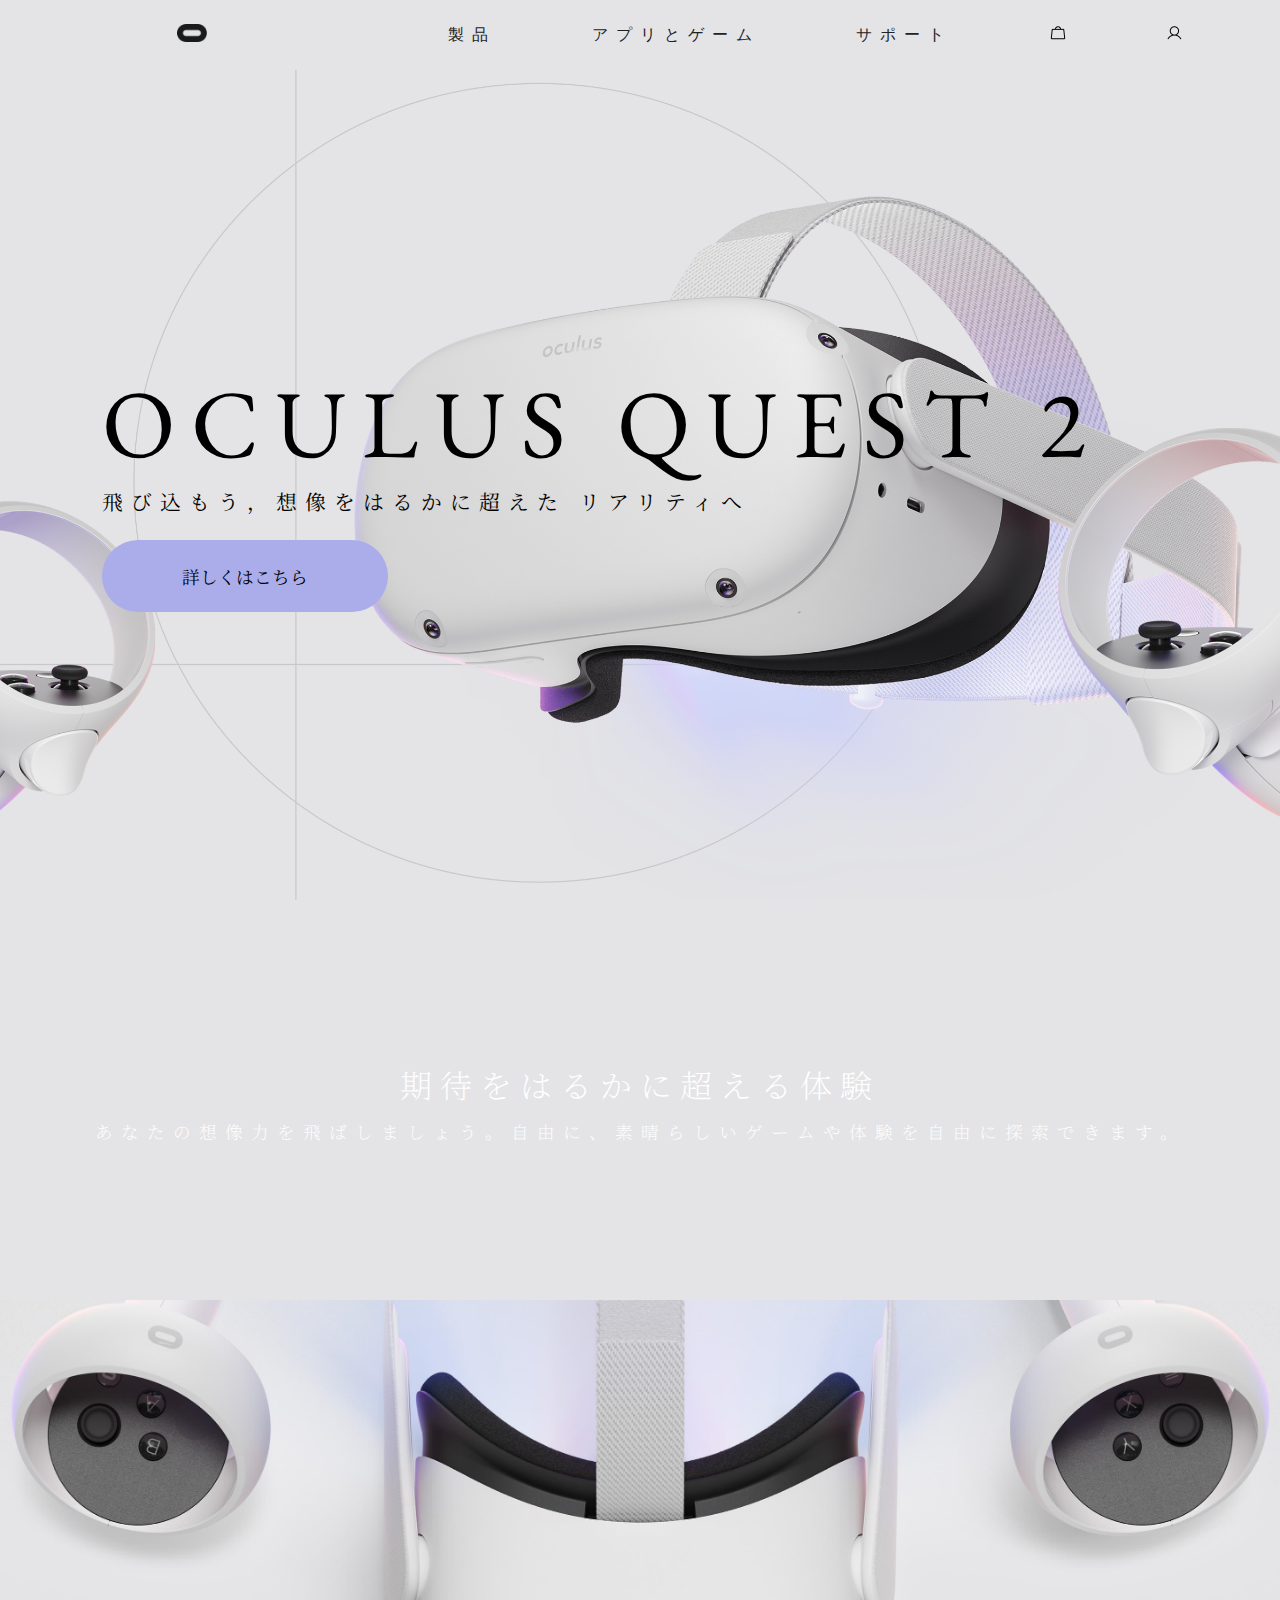
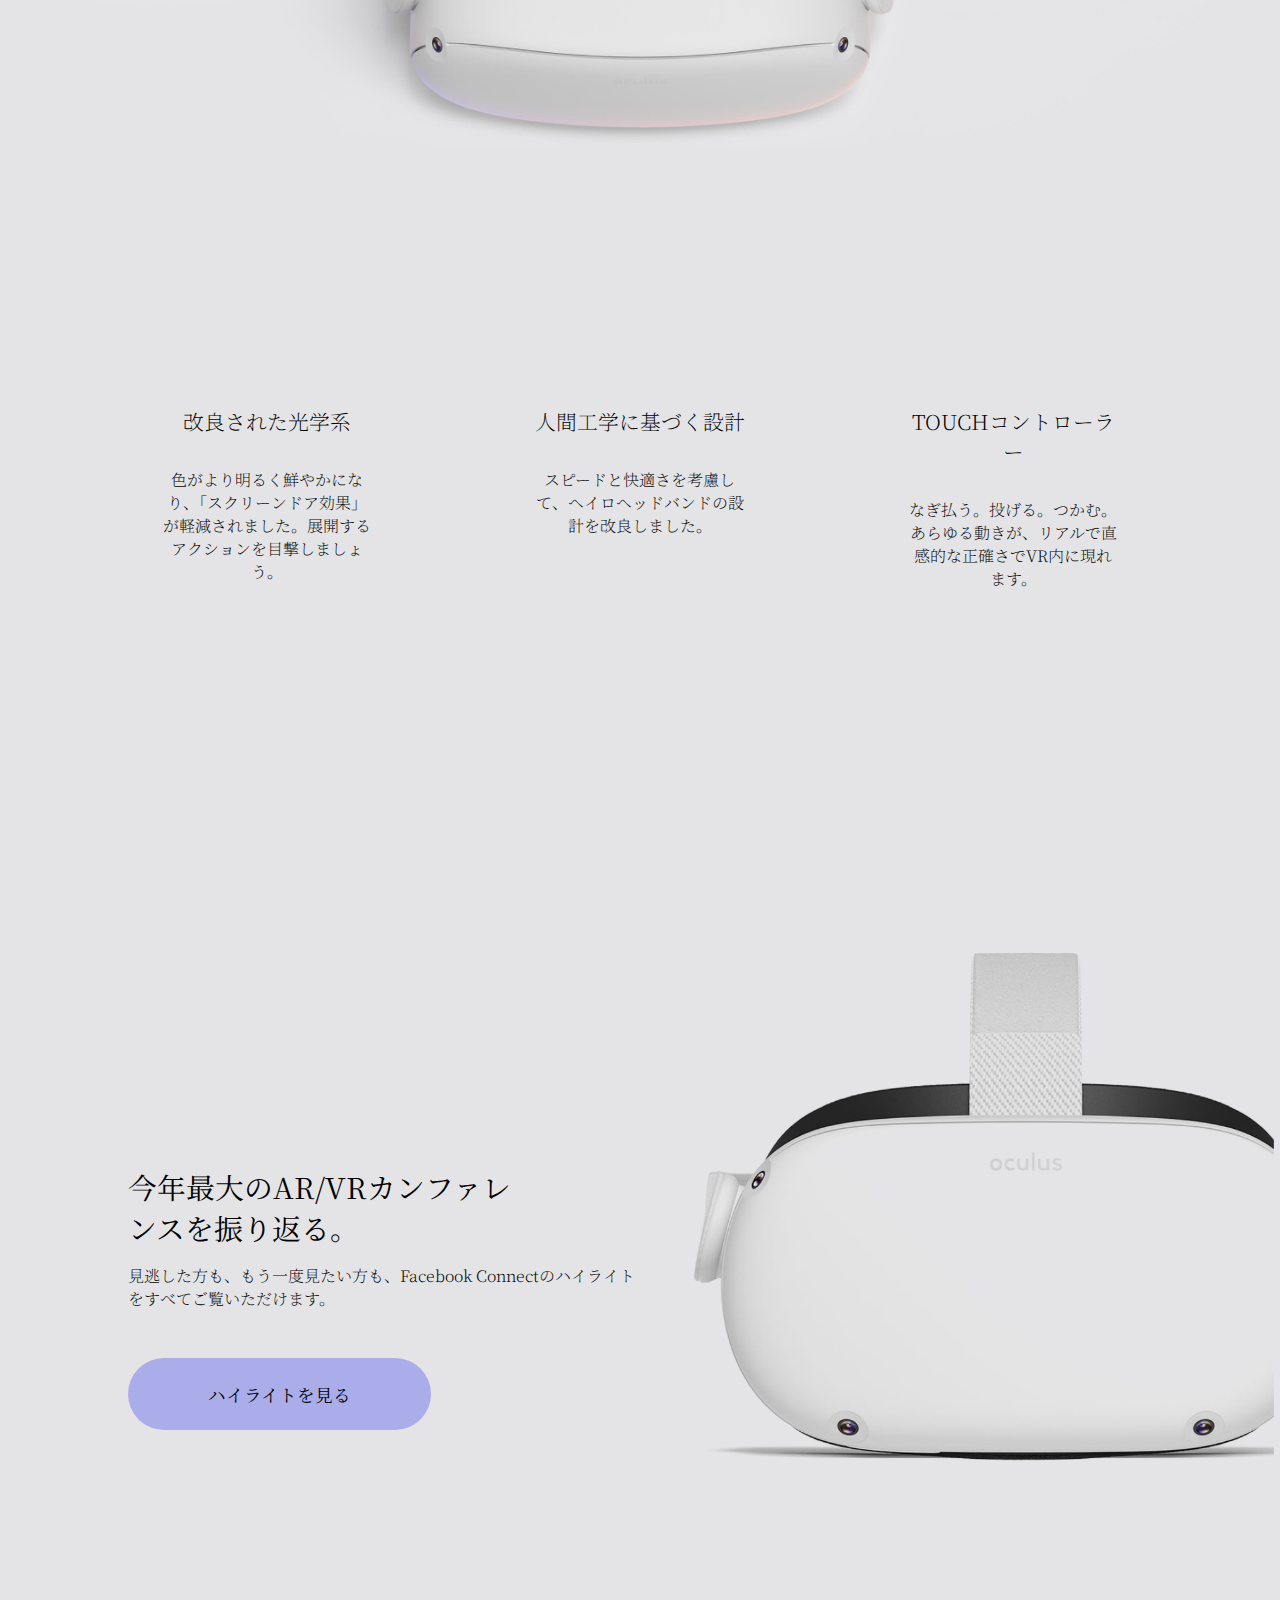
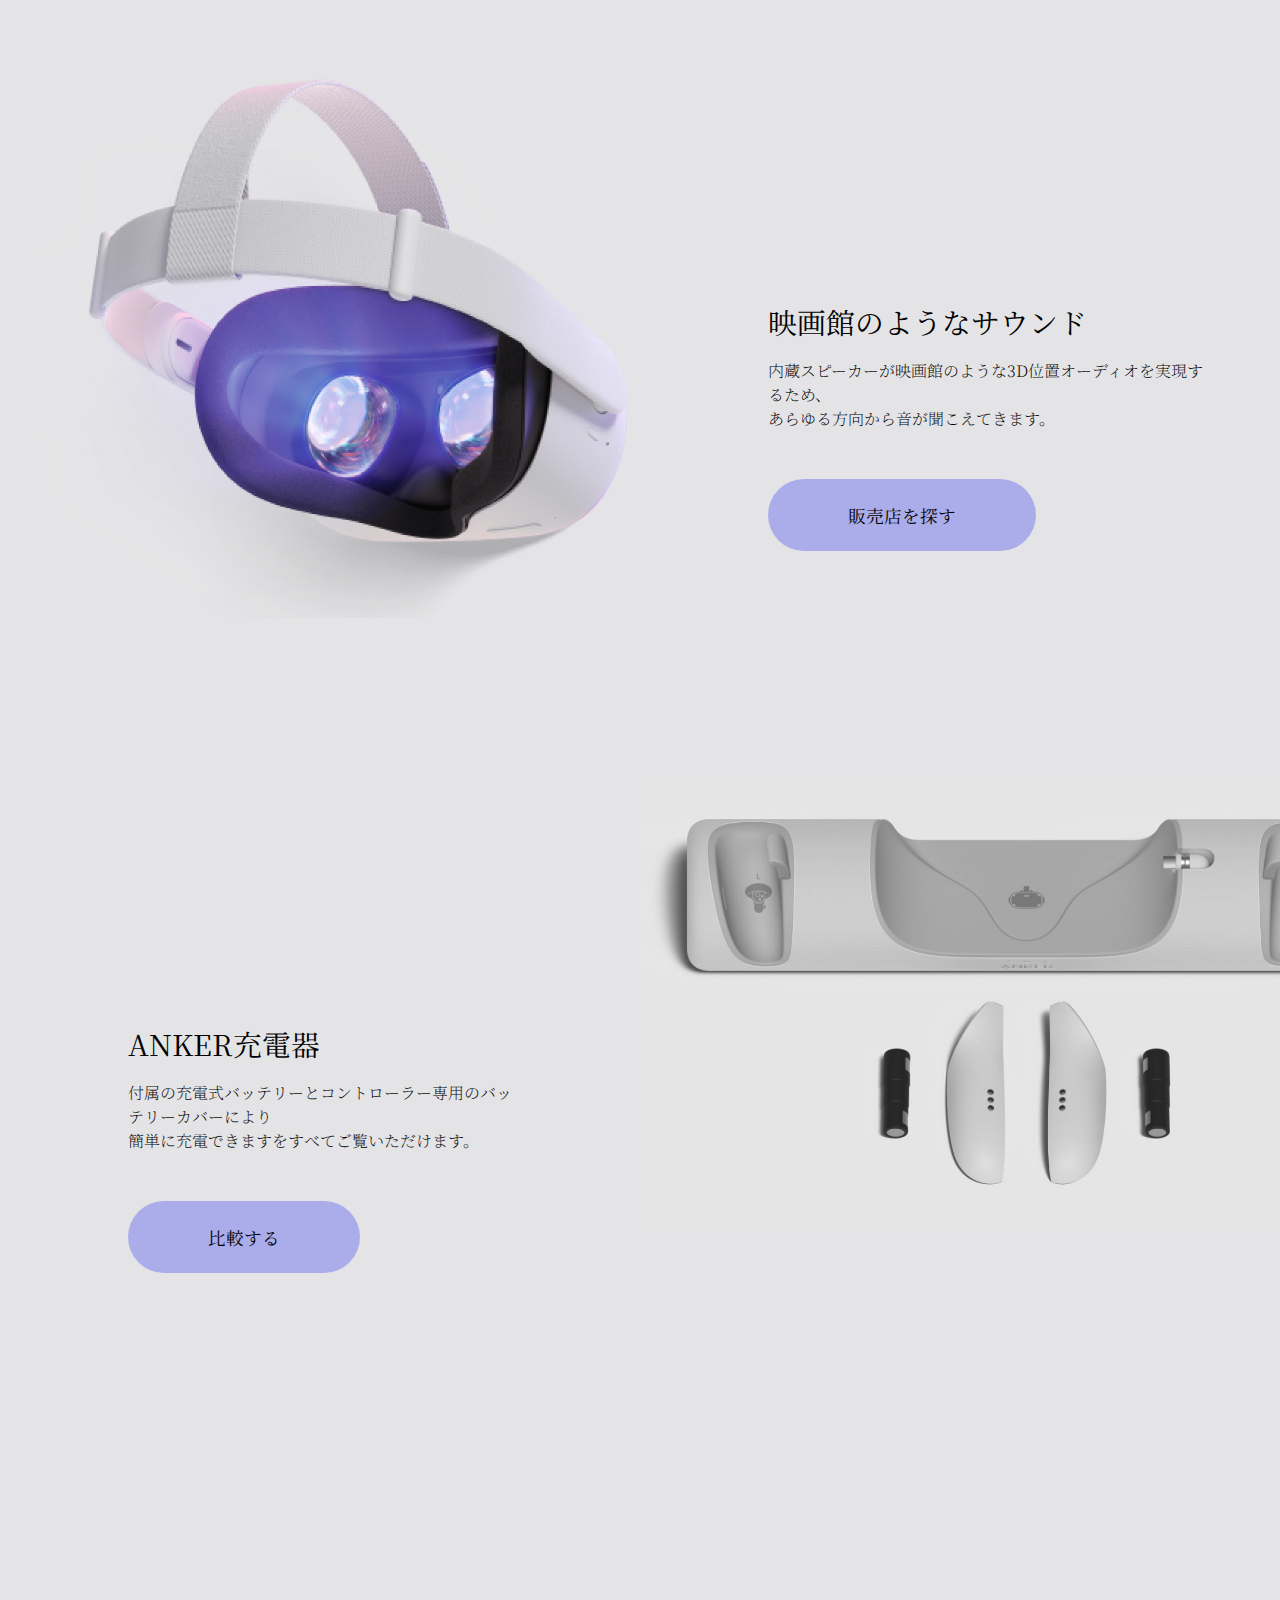
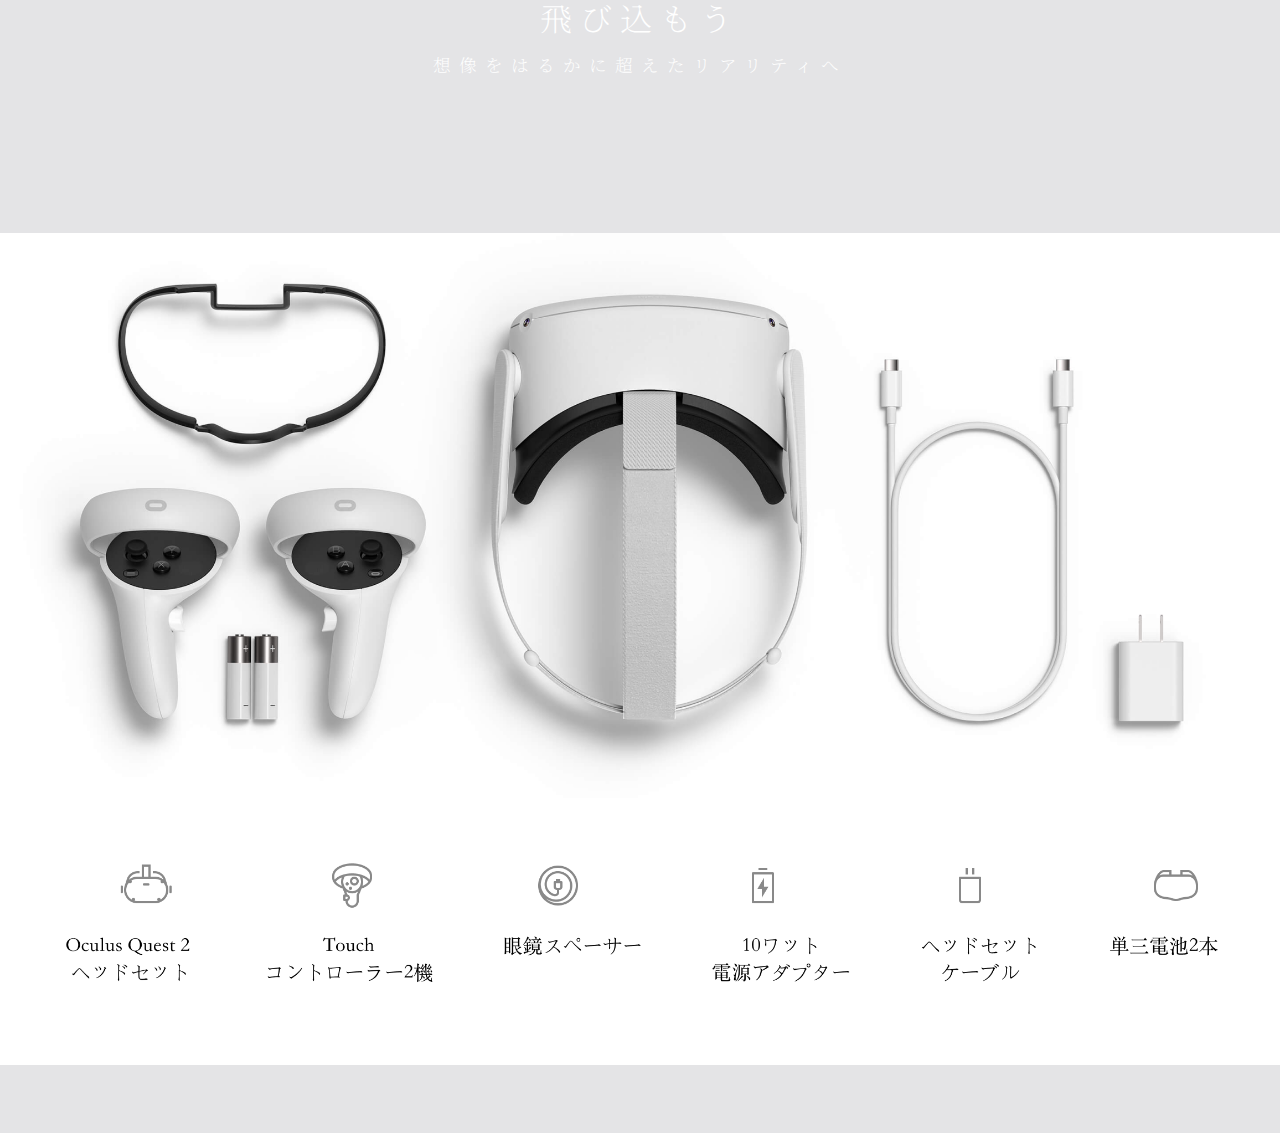
<file: landingpage /index.html>
<!DOCTYPE html>
<html lang="en">

<head>
    <meta charset="UTF-8">
    <meta name="viewport" content="width=device-width, initial-scale=1.0">
    <title>Document</title>
    <link rel="stylesheet" type="text/css" href="style.css">
</head>

<body>
    <!-- navstart -->
    <header id="header">

        <div class="header-img">
            <img class="logo" id="header" src="img/logo.png" alt="OCULUS QUEST 2" />
        </div>

        <nav id="nav-bar">
            <ul>
                <li><a class="nav-link" href="#why">製品</a></li>
                <li><a class="nav-link" href="#features">アプリとゲーム</a></li>
                <li><a class="nav-link" href="#download">サポート</a></li>
                <li>
                    <a class="nav-link"><img class="icon" src="img/Handbag.png" alt="Handbag"></a>
                </li>
                <li>
                    <a class="nav-link"><img class="icon" src="img/User.png" alt="User"></a>
                </li>

            </ul>
        </nav>
        </div>
    </header>
    <!-- navend -->
    <!-- banner start -->
    <section id="topsection">
        <img src="img/bg.png" id="bg">
        <img src="img/left.png" id="left">
        <img src="img/right.png" id="right">
        <img src="img/main.png" id="main">
        <div id="column">
            <div id="text">
                <h1 id="maintext">OCULUS QUEST 2 </h1>
                <p id="ptext">飛び込もう，想像をはるかに超えた リアリティへ</p>
            </div>
            <button id="btn">詳しくはこちら</button>
        </div>
    </section>
    <!-- banner end -->
    <section class="pimg1">
        <div class="ptext2">
            <h1>期待をはるかに超える体験</h1>
            <p id="description">あなたの想像力を飛ばしましょう。自由に、素晴らしいゲームや体験を自由に探索できます。</p>
        </div>


    </section>
    <div class="pimg2">
    </div>

    <section id="why">
        <div class="container">
            <div class="card">
                <div class="desc">
                    <h3>改良された光学系</h3>
                    <p>色がより明るく鮮やかになり、「スクリーンドア効果」が軽減されました。展開するアクションを目撃しましょう。
                    </p>
                </div>
            </div>
            <div class="card">
                <div class="desc">
                    <h3>人間工学に基づく設計</h3>
                    <p>スピードと快適さを考慮して、ヘイロヘッドバンドの設計を改良しました。 </p>
                </div>
            </div>
            <div class="card">
                <div class="desc">
                    <h3>TOUCHコントローラー</h3>
                    <p>なぎ払う。投げる。つかむ。あらゆる動きが、リアルで直感的な正確さでVR内に現れます。
                    </p>
                </div>
            </div>
        </div>
    </section>

    <section id="intro">
        <div class="grid">
            <div class="column-left">
                <h1>今年最大のAR/VRカンファレ<br/>ンスを振り返る。</h1>
                <p id="description">見逃した方も、もう一度見たい方も、Facebook Connectのハイライト<br/>をすべてご覧いただけます。</p>
                <button class="btn">ハイライトを見る</button>
            </div>
            <div class="column-right">
                <div class="image-div">
                    <img src="img/frontglass.png" id="hero" alt="glass">
                </div>
            </div>
        </div>
    </section>

    <section id="intro">
        <div class="grid">
            <div class="column-right2">
                <h1>映画館のようなサウンド </h1>
                <p id="description">内蔵スピーカーが映画館のような3D位置オーディオを実現するため、<br/>あらゆる方向から音が聞こえてきます。 </p>
                <button class="btn">販売店を探す</button>
            </div>
            <div class="column-left2">
                <div class="image-div">
                    <img src="img/sideglass.png" id="hero" alt="glass">
                </div>
            </div>
        </div>
    </section>



    <section id="intro">
        <div class="grid">
            <div class="column-left3">
                <h1>ANKER充電器 </h1>
                <p id="description">付属の充電式バッテリーとコントローラー専用のバッテリーカバーにより<br/> 簡単に充電できますをすべてご覧いただけます。</p>
                <button class="btn">比較する</button>
            </div>
            <div class="column-right3">
                <div class="image-div">
                    <img src="img/acc.jpg" id="hero" alt="glass">
                </div>
            </div>
        </div>
    </section>



    <section class="pimg1">
        <div class="ptext2">
            <h1>飛び込もう</h1>
            <p id="description">想像をはるかに超えたリアリティへ</p>
        </div>


    </section>
    <div class="pimg3">
    </div>



    <script type="text/javascript">
        let left = document.getElementById("left");
        let right = document.getElementById("right");
        let main = document.getElementById("main");
        let bg = document.getElementById("bg");
        let hero = document.getElementById("hero");
        window.addEventListener('scroll', function() {
            var value = window.scrollY;
            left.style.left = -value * 0.2 + 'px';
            right.style.left = value * 0.3 + 'px';
            main.style.left = value * 0.5 + 'px';
            bg.style.left = -value * 0.6 + 'px';
            hero.style.left = -value * 4 + 'px';

        })
    </script>
</body>

</html>
</file>
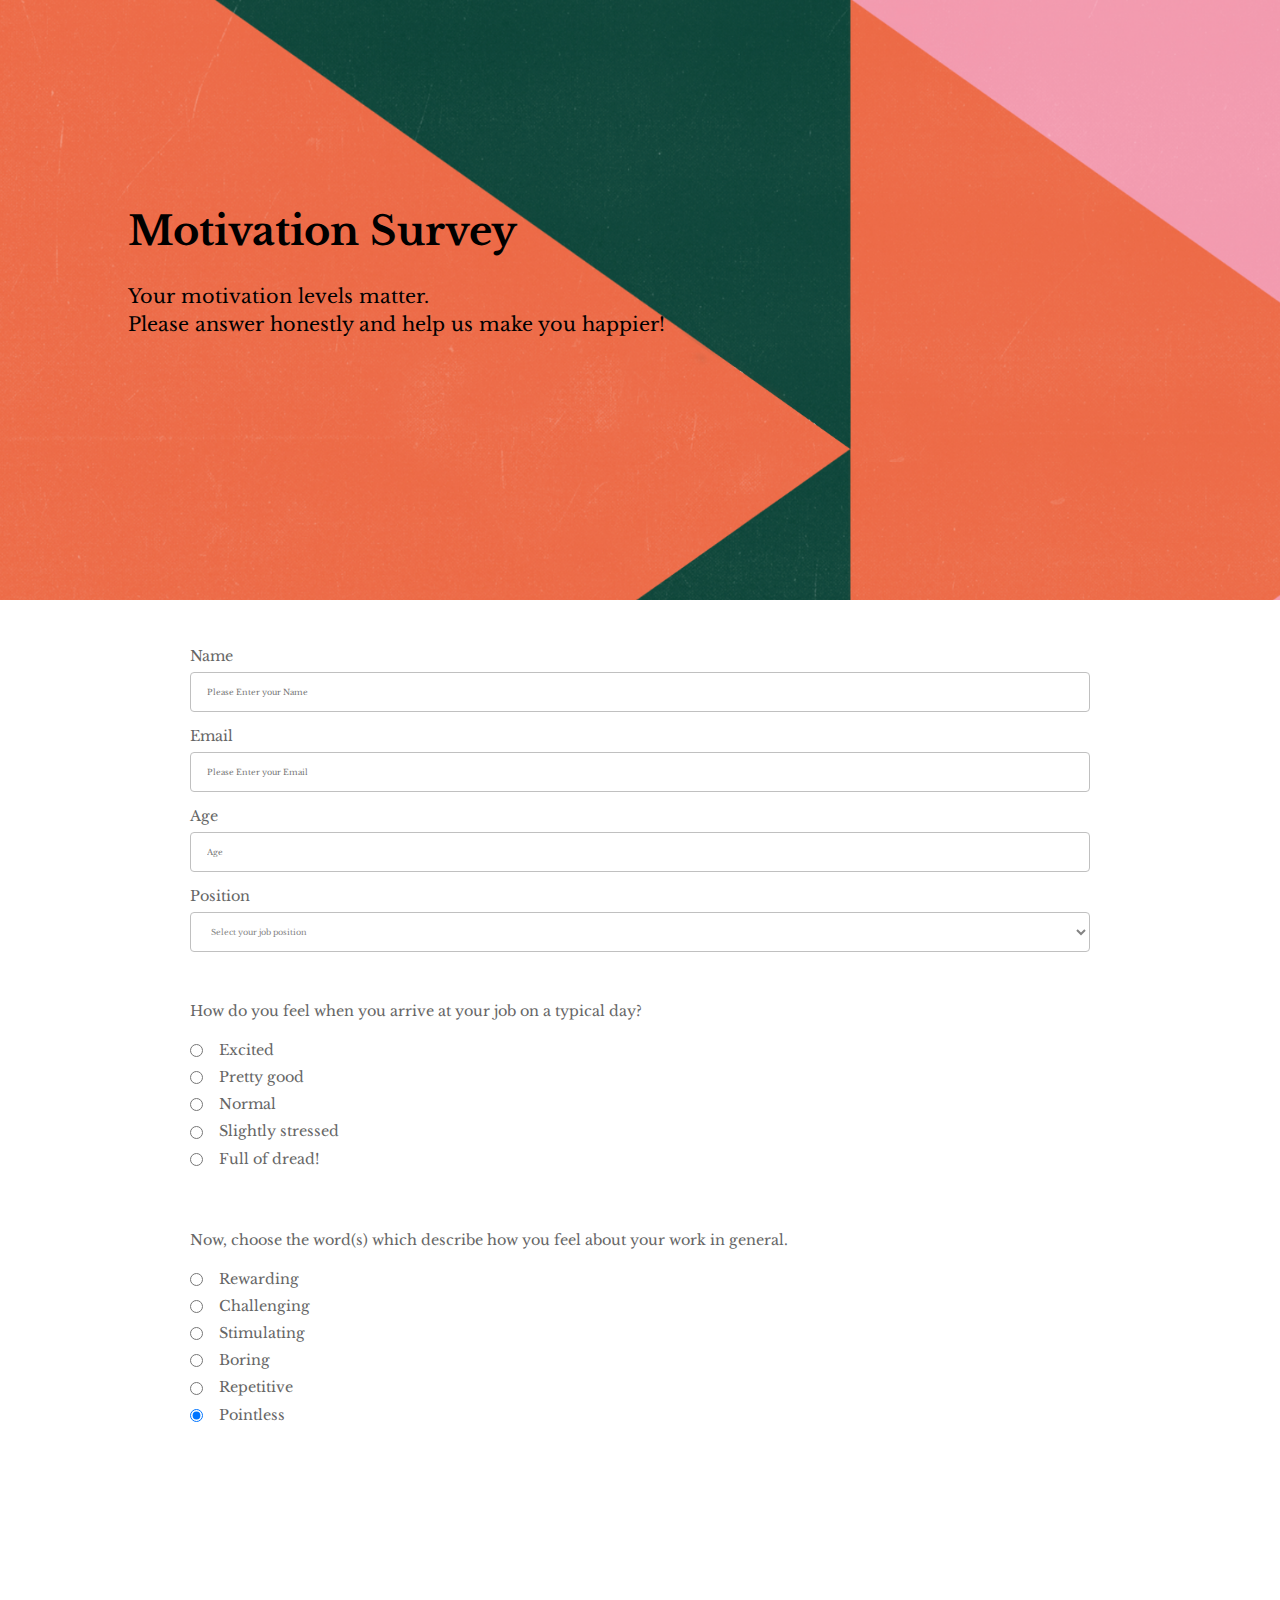
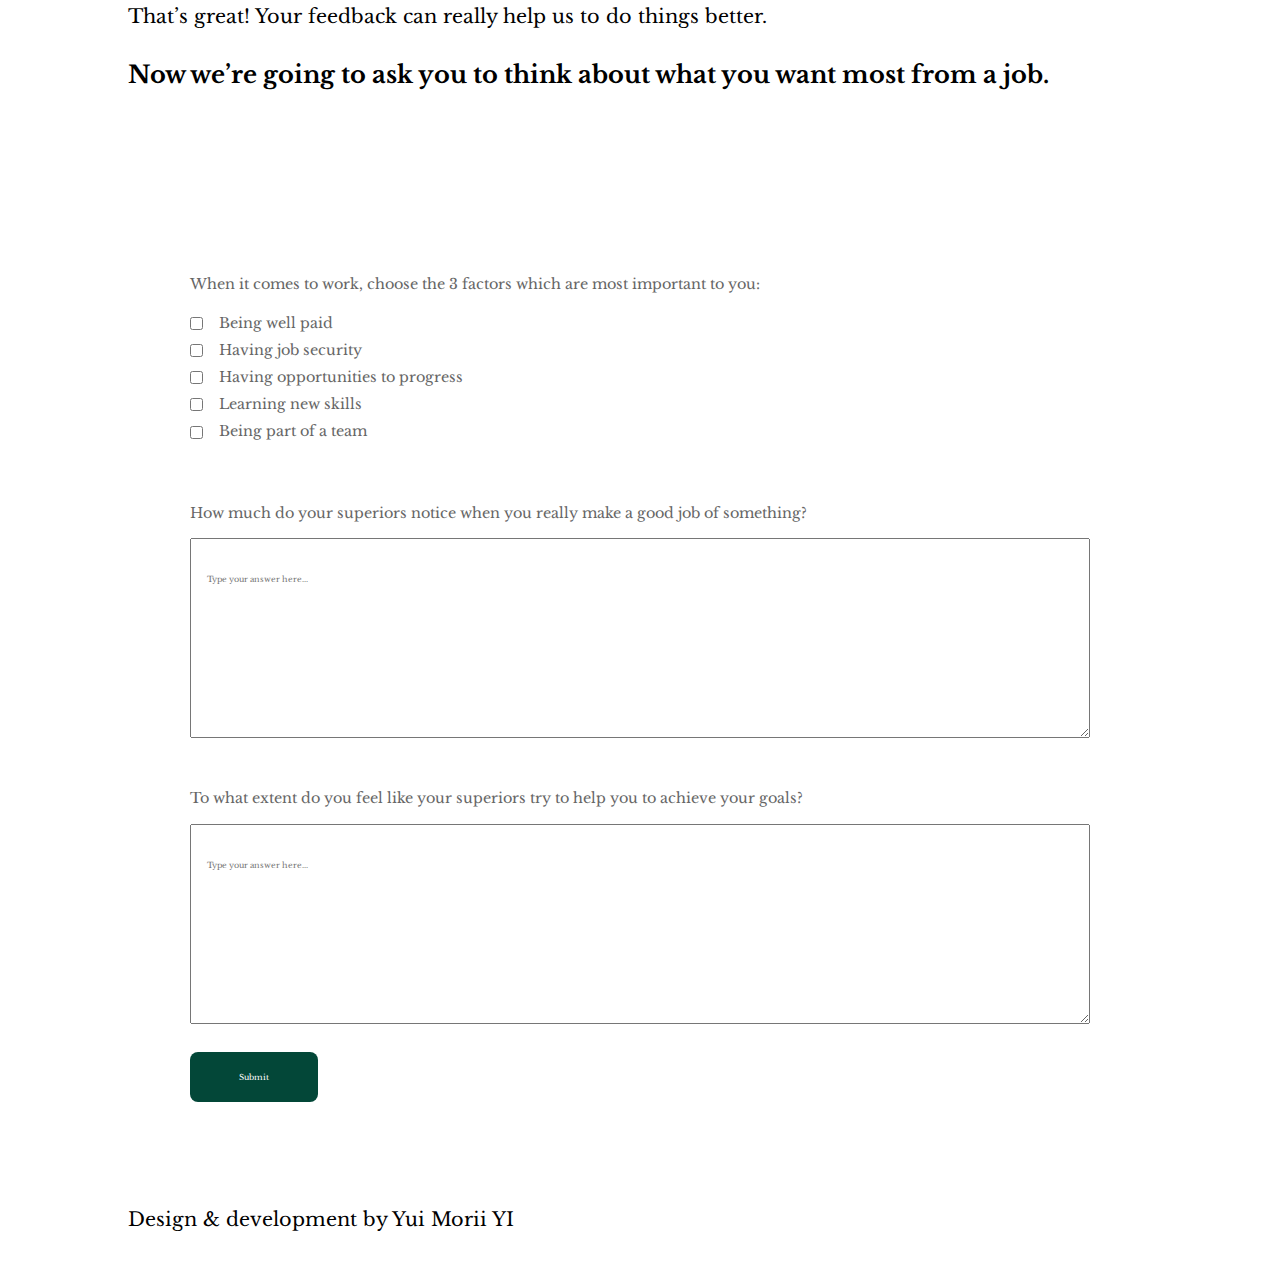
<file: Survey form/index.html>
<!DOCTYPE html>
<html lang="en">

<head>
    <link rel="stylesheet" type="text/css" href="style.css">
    <meta name="viewport" content="width=device-width, initial-scale=1">
    <meta name="description" content="Survey form for FreeCodeCamp Responsive Web Design Certification.">
    <link href="https://fonts.googleapis.com/css2?family=Lato:wght@400;700;900&display=swap" rel="stylesheet">
    <link href="https://fonts.googleapis.com/css?family=Libre%20Baskerville" rel="stylesheet" type="text/css">
    <title>Yui`s Survey Form</title>
</head>
<body>
<div class="pimg1">
    <div class="ptext">
        <h1 id="title">Motivation Survey</h1>
        <p id="description">Your motivation levels matter.</br>
            Please answer honestly and help us make you happier!</p>
    </div>
</div>

<div class="main">

    <form id="survey-form">
        <div class="form-team">
            <label id="name-label">Name</label>
            <input type="text" name="name" id="name" class="form-detail" placeholder="Please Enter your Name"
                required />
        </div>


        <div class="form-team">
            <label id="email-label">Email</label>
            <input type="email" name="email" id="email" class="form-detail" placeholder="Please Enter your Email"
                required />
        </div>

        <div class="form-team">
            <label id="number-label">Age</label>
            <input type="number" name="age" id="number" min="18" max="99" class="form-detail" placeholder="Age">
        </div>



        <div class="form-team">
            <label class="title">Position</label>
            <select id="dropdown" name="role" class="form-detail" required>
                <option class="form-detail">Select your job position </option>
                <option value="UI Designer">UI Designer</option>
                <option value="Product-manager">Product manager</option>
                <option value="UX-Designer">UX Designer</option>
                <option value="UX-Researcher">UX Researcher</option>
                <option value="Front-end">Front-end Developer</option>
                <option value="Full-stack">Full-stack Developer</option>
                <option value="Manager">Manager</option>
                <option value="other">Other</option>
            </select>
        </div>
        <div class="form-team-check">
            <p class="title1">How do you feel when you arrive at your job on a typical day? </p>
            <label class="radio">
                <input name="user-feel" value="Excited" type="radio" class="input-round" checked />Excited</label>
            </label>
            <label class="radio">
                <input name="user-feel" value="Pretty good" type="radio" class="input-round" checked />Pretty
                good</label>
            </label>
            <label class="radio">
                <input name="user-feel" value="Normal" type="radio" class="input-round" checked />Normal</label>
            </label>
            <label class="radio">
                <input name="user-feel" value="Slightly stressed
                " type="radio" class="input-round" checked />Slightly stressed
            </label>


            <label class="radio">
                <input name="user-feel" value="Full of dread!" type="radio" class="input-round" checked />Full of
                dread!</label>
            </label>

        </div>
        <div class="form-team-check">
            <p class="title1">Now, choose the word(s) which describe how you feel about your work in general. </p>
            <label class="radio">
                <input name="user-feel" value="Rewarding" type="radio" class="input-round" checked />Rewarding</label>
            </label>
            <label class="radio">
                <input name="user-feel" value="Challenging" type="radio" class="input-round"
                    checked />Challenging</label>
            </label>
            <label class="radio">
                <input name="user-feel" value="Stimulating" type="radio" class="input-round"
                    checked />Stimulating</label>
            </label>
            <label class="radio">
                <input name="user-feel" value="Boring
                " type="radio" class="input-round" checked />Boring
            </label>


            <label class="radio">
                <input name="user-feel" value="Repetitive" type="radio" class="input-round" checked />Repetitive</label>
            </label>
            <label class="radio">
                <input name="user-feel" value="Pointless" type="radio" class="input-round" checked />Pointless</label>
            </label>

        </div>
    </form>
</div>
<div class="pimg2">
    <div class="ptext2">
        <p id="description">
            That’s great! Your feedback can really help us to do things better.
        </p>
        <h2 id="title2">Now we’re going to ask you to think about what you want most from a job.</h2>
    </div>
</div>
<div class="main">
    <form id="survey-form">
        <div class="form-team-check">
            <p class="title1">
                When it comes to work, choose the 3 factors which are most important to you:
            </p>
            <label class="checkbox">
                <input name="important" value="Being well paid" type="checkbox" class="checkbox-input" />Being well
                paid</label>
         
            <label class="checkbox">
                <input name="important" value="Having job security" type="checkbox" class="checkbox-input" />Having job security</label>
            <label class="checkbox">
                <input name="important" value="Having opportunities to progress" type="checkbox" class="checkbox-input" />Having opportunities to progress</label>
            <label class="checkbox">
                <input name="important" value="Learning new skills" type="checkbox" class="checkbox-input" />Learning new skills</label>
            <label class="checkbox">
                <input name="important" value="Being part of a team" type="checkbox" class="checkbox-input" />Being part of a team</label>
        </div>

  
    <div class="form-team">
        <p class="title1">How much do your superiors notice when you really make a good job of something? </p>
        <textarea
          id="comments"
          class="input-textarea "
          name="answer"
          placeholder="Type your answer here..."></textarea>
      </div>
      <div class="form-team">
        <p class="title1">To what extent do you feel like your superiors try to help you to achieve your goals?  </p>
        <textarea
          id="comments"
          class="input-textarea "
          name="answer"
          placeholder="Type your answer here..."></textarea>
      </div>
      <div class="form-team">
        <button type="submit" id="submit" class="submit-button">
          Submit
        </button>
      </div>
    </form>
</div>

<footer>
<div class="pimg3">
    <div class="ptext3">
        <p id="description">Design & development by Yui Morii YI</p>
    </div>
</div>
</footer>

</body>

</html>
</file>
<file: landingpage /style.css>
@import url('https://fonts.googleapis.com/css2?family=Spartan:wght@100;200;300;400;500;600;700&display=swap');
    @import url('https://fonts.googleapis.com/css2?family=Libre+Caslon+Display&display=swap');
    @import url('https://fonts.googleapis.com/css2?family=Crimson+Text&family=EB+Garamond&display=swap');
    @import url('https://fonts.googleapis.com/css2?family=Sawarabi+Mincho&display=swap');
    @import url('https://fonts.googleapis.com/css2?family=Noto+Serif+JP:wght@200;400&display=swap');
    * {
        margin: 0;
        padding: 0;
    }
    
    body {
        background-color: #E4E4E6;
    }
    
    li {
        list-style: none;
    }
    
    a {
        color: #222222;
        letter-spacing: 0.5rem;
        text-decoration: none;
    }
    /* nav start */
    
    header {
        padding: 0 5rem;
        width: 100%;
        position: fixed;
        top: 0;
        min-height: 70px;
        display: flex;
        justify-content: space-around;
        align-items: center;
        background-color: #E4E4E6;
        z-index: 1000;
    }
    
    .logo {
        width: 100%;
        max-width: 30px;
        /* padding-top: 1rem; */
    }
    
    header nav ul {
        display: flex;
        flex-direction: row;
        justify-content: space-between;
        align-items: center;
        padding-right: 2rem;
    }
    
    header nav li {
        padding: 0 3rem;
    }
    
    .icon {
        width: 100%;
        max-width: 20px;
    }
    
    #topsection {
        position: relative;
        width: 100%;
        height: 100vh;
        overflow: hidden;
        display: flex;
        justify-content: center;
        align-items: center;
    }
    
    #topsection img {
        position: absolute;
        top: 0;
        left: 0;
        width: 100%;
        height: 100%;
        object-fit: cover;
        pointer-events: none;
    }
    
    #maintext {
        font-size: 6rem;
        font-family: 'EB Garamond', serif;
        letter-spacing: 1rem;
        color: black;
        font-weight: 200;
    }
    
    #text {
        z-index: 100;
        position: absolute;
        left: 8%;
        top: 40%;
        width: 100%;
        text-align: left;
        color: black;
    }
    
    #ptext {
        font-size: 1.3rem;
        font-family: 'Noto Serif JP', serif;
        letter-spacing: 0.5rem;
    }
    
    #btn {
        color: rgb(0, 0, 0);
        background-color: #ABACEA;
        font-size: 1.1rem;
        padding: 0.8rem 5rem;
        height: 4.5rem;
        border: 0;
        border-radius: 125px;
        cursor: pointer;
        outline: none;
        font-family: 'Noto Serif JP', serif;
        z-index: 100;
        position: absolute;
        left: 8%;
        top: 60%;
    }
    
    #right {
        z-index: 101;
    }
    /* section 2 */
    
    .pimg1 {
        width: 100%;
        height: 400px;
        background: url(img/purple2.png);
        position: relative;
    }
    
    .pimg1,
    .pimg2 {
        position: relative;
        background-position: center;
        background-size: cover;
        background-repeat: no-repeat;
        background-attachment: fixed;
    }
    
    .ptext2>h1 {
        position: absolute;
        top: 40%;
        width: 100%;
        text-align: center;
        font-size: 2rem;
        font-family: 'Noto Serif JP', serif;
        font-weight: 100;
        color: white;
        letter-spacing: 0.5rem;
        line-height: 3rem;
    }
    
    .ptext2>p {
        position: absolute;
        top: 52%;
        width: 100%;
        text-align: center;
        font-size: 1.1rem;
        font-family: 'Noto Serif JP', serif;
        font-weight: 100;
        color: white;
        letter-spacing: 0.5rem;
        line-height: 3rem;
    }
    
    .pimg2 {
        width: 100%;
        height: 50vh;
        background: url(img/2.png) no-repeat;
        background-size: 100%;
        -moz-background-size: 100%;
    }
    
    .pimg3 {
        width: 100%;
        height: 100vh;
        background: url(img/3.png) no-repeat;
        background-size: 100%;
        -moz-background-size: 100%;
    }
    
    .container {
        display: flex;
        flex-direction: row;
        justify-content: center;
    }
    
    .card {
        display: flex;
        flex-direction: column;
        align-items: flex-start;
        text-align: center;
        width: calc(100% / 3);
        margin: 2rem;
        padding: 2rem 3rem 4rem 3rem;
    }
    
    #why {
        padding: 10rem 5rem 0rem 5rem;
        text-align: center;
    }
    
    .desc>h3 {
        margin: 2rem 0 2rem 0;
        font-size: 1.3rem;
        font-family: 'Noto Serif JP', serif;
        font-weight: 100;
    }
    
    .desc>p {
        margin: 2rem 0 rem 0;
        font-size: 1rem;
        font-family: 'Noto Serif JP', serif;
        font-weight: 100;
    }
    
    .card:hover {
        box-shadow: 0 0 2rem -0.7rem rgba(55, 56, 58, 0.2);
        border: 1px solid #ced4ee;
        transition: color 1s;
    }
    
    .btn:hover,
    #btn:hover {
        background-color: #fff;
        transition: background-color 3s;
        color: #2f1e84;
        transition: color 10s;
        box-shadow: 0 0 2rem -0.7rem rgba(55, 56, 58, 0.2);
        border: 1px solid #ced4ee;
        transition: color 10s;
    }
    
    #intro {
        /*background-color: #4a4fbd;*/
        color: black;
        margin: 10rem 0;
    }
    
    .column-left>h1 {
        margin: 20rem 0 1rem 0;
        font-size: 1.8rem;
        font-family: 'Noto Serif JP', serif;
        font-weight: 400;
    }
    
    .column-left>p {
        margin: 0rem 0 3rem 0;
        font-size: 1rem;
        font-family: 'Noto Serif JP', serif;
        font-weight: 100;
    }
    
    .column-left {
        float: left;
        width: 40%;
        padding: 0 0 0 10%;
    }
    
    .column-right {
        float: right;
        width: 50%;
    }
    
    .grid::after {
        content: "";
        display: table;
        clear: both;
    }
    
    .btn {
        color: rgb(0, 0, 0);
        background-color: #ABACEA;
        font-size: 1.1rem;
        padding: 0.8rem 5rem;
        height: 4.5rem;
        border: 0;
        border-radius: 125px;
        cursor: pointer;
        outline: none;
        font-family: 'Noto Serif JP', serif;
        z-index: 100;
    }
    
    #hero {
        width: 100%;
        height: 100%;
    }
    
    .column-right2 {
        float: right;
        width: 35%;
        padding: 0 5% 0 10%;
    }
    
    .column-left2 {
        float: left;
        width: 50%;
    }
    
    .column-right2>h1,
    .column-left3>h1 {
        margin: 15rem 0 1rem 0;
        font-size: 1.8rem;
        font-family: 'Noto Serif JP', serif;
        font-weight: 400;
        line-height: 1.5em;
    }
    
    .column-right2>p,
    .column-left3>p {
        margin: 0rem 0 3rem 0;
        font-size: 1rem;
        font-family: 'Noto Serif JP', serif;
        font-weight: 100;
        line-height: 1.5em;
    }
    
    .column-left3 {
        float: left;
        width: 30%;
        padding: 0 0 0 10%;
    }
    
    .column-right3 {
        float: right;
        width: 50%;
    }
</file>
<file: Survey form/style.css>
* {
    box-sizing: border-box;
   
}

html,
body {
    font-family: "Libre Baskerville", "Lato", serif;
    height: 100%;
    width: 100%;
    margin: 0;
    font-size: 1rem;
    background-color: #fff;
    color: #37383a;
    line-height: 3rem;
    color: #666;
    /* height: 3000px; */
}

.pimg1 {
    position: relative;
    background-position: center;
    background-size: cover;
    background-repeat: no-repeat;
    background-attachment: fixed;

}

.pimg2 {
    position: relative;
    background-position: center;
    background-size: cover;
    background-repeat: no-repeat;
    background-attachment: fixed;
    margin-top: 4rem;

}
.pimg3 {
    position: relative;
    background-repeat: no-repeat;
    background-attachment: fixed;
    margin-top: 4rem;
}
@media(min-width:400px) {
    .header {
        background-attachment: scroll;
    }
}

.pimg1 {
    background-image: url(images/1.png);
    min-height: 600px;
    max-width: 100%;
}

.pimg2 {
    background-image: url(images/download.jpg);
    min-height: 300px;
    max-width: 100%;
}
.pimg3 {
    background-image: url(images/1.png);
    min-height: 100px;
    max-width: 100%;
}
.ptext,
.ptext2{
    position: absolute;
    top:30%;
    left:10%;

}
 

.ptext3 {
    position: absolute;
    top:20%;
    left:10%;

}
h1 {
    font-size: 2.5rem;
    color: black;
    font-weight: 700;

}

.main {
    width: 100%;
    margin: auto;
}

#description {
    font-family: "Libre Baskerville", "Lato", serif;
    font-size: 1.2rem;
    color: black;
    font-weight: 300;
    line-height: 1.5em;
}


label {
    display: flex;
    align-items: center;
    /* padding-left: 0.5rem; */
    line-height: 2rem;
    font-size: 0.9rem;
    font-family: "Libre Baskerville", "Lato", serif;

}

@media (min-width: 530px) {
    .main {
        max-width: 540px;
    }
}

@media (min-width: 976px) {
    .main {
        max-width: 900px;
    }
}

/* form */
#survey-form {
    padding-top: 2rem;
    border-radius: 0.5rem;
}

.form-team {
    margin: 0.5rem auto 0.5rem auto;

}

.form-detail {
    display: block;
    width: 100%;
    height: 2.5rem;
    padding-left: 1rem;
    color: #838383;
    background-color: #fff;
    border: 1px solid #c0c0c0;
    border-radius: 0.25rem;
    transition: border-color 0.1s ease-in, box-shadow 0.15s ease-in;
}

.form-detail:focus {
    border-color: #034738;
    outline: 0;
    background-color: #fff;
    box-shadow: 0 0 0.15rem 0.15rem rgba(0, 48, 24, 0.11);
}

/* .input{
    color: #c0c0c0;
  } */
.title {

    /* padding-top: 1rem; */
    font-size: 0.9rem;
    font-family: "Libre Baskerville", "Lato", serif;
    color: #666;
}

h2 {

    /* padding-top: 1rem; */
    font-size: 1.5rem;
    font-family: "Libre Baskerville", "Lato", serif;
    color:black;
}
.title1 {

    font-size: 0.9rem;
    line-height: 1.4rem;
    font-family: "Libre Baskerville", "Lato", serif;
    color: #666;
    padding-top: 1rem;
}
 
 
.checkbox,
.radio {
    line-height: 1.7rem;
}

.input-round
,.checkbox-input {
    display: inline-block;
    margin-right: 1rem;
    line-height: 1rem;
}

.form-team-check {
    margin-bottom: 2.5rem;
    margin-top: 2rem;
}

input,
button,
select,
textarea {
    margin: 0;
    font-family: inherit;
    font-size: 0.5rem;
    line-height: inherit;
}
.input-textarea {
    min-height: 200px;
    width: 100%;
    padding: 1rem;
 
  }
  button {
    border: none;
  }
.submit-button {
    display: inline-block;
    width: 8rem;
    color: #fff;
    background-color: #034738;
    border-radius: 0.5rem;
    cursor: pointer;
  }
</file>
